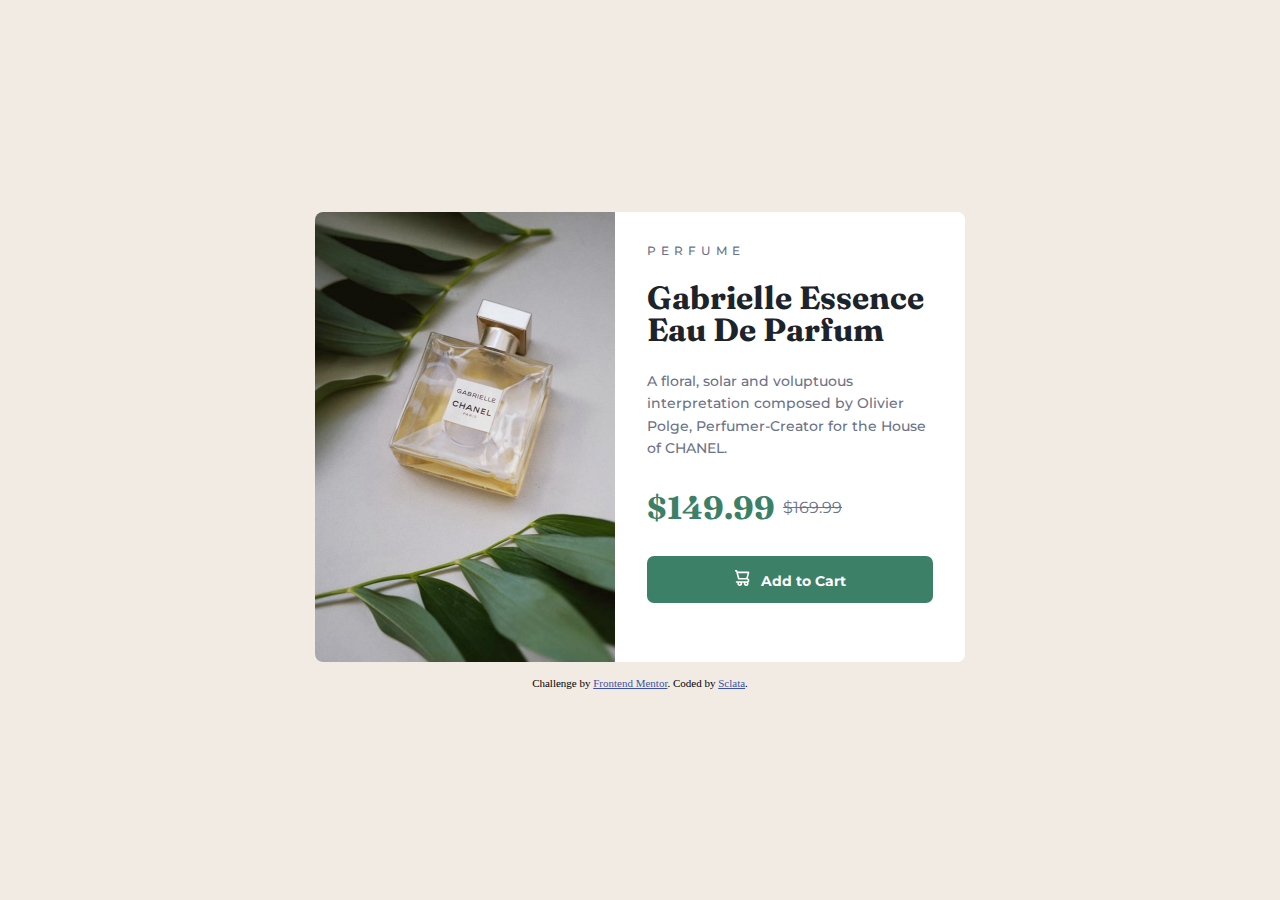
<file: index.html>
<!DOCTYPE html>
<html lang="en">
<head>
    <meta charset="UTF-8">
    <meta name="viewport" content="width=device-width, initial-scale=1.0">
    <meta http-equiv="refresh" content="0; url='https://sclata.github.io/product-preview-card-component/src/index.html'">
    <title>Redirect</title>
</head>
<body>
</body>
</html>
</file>
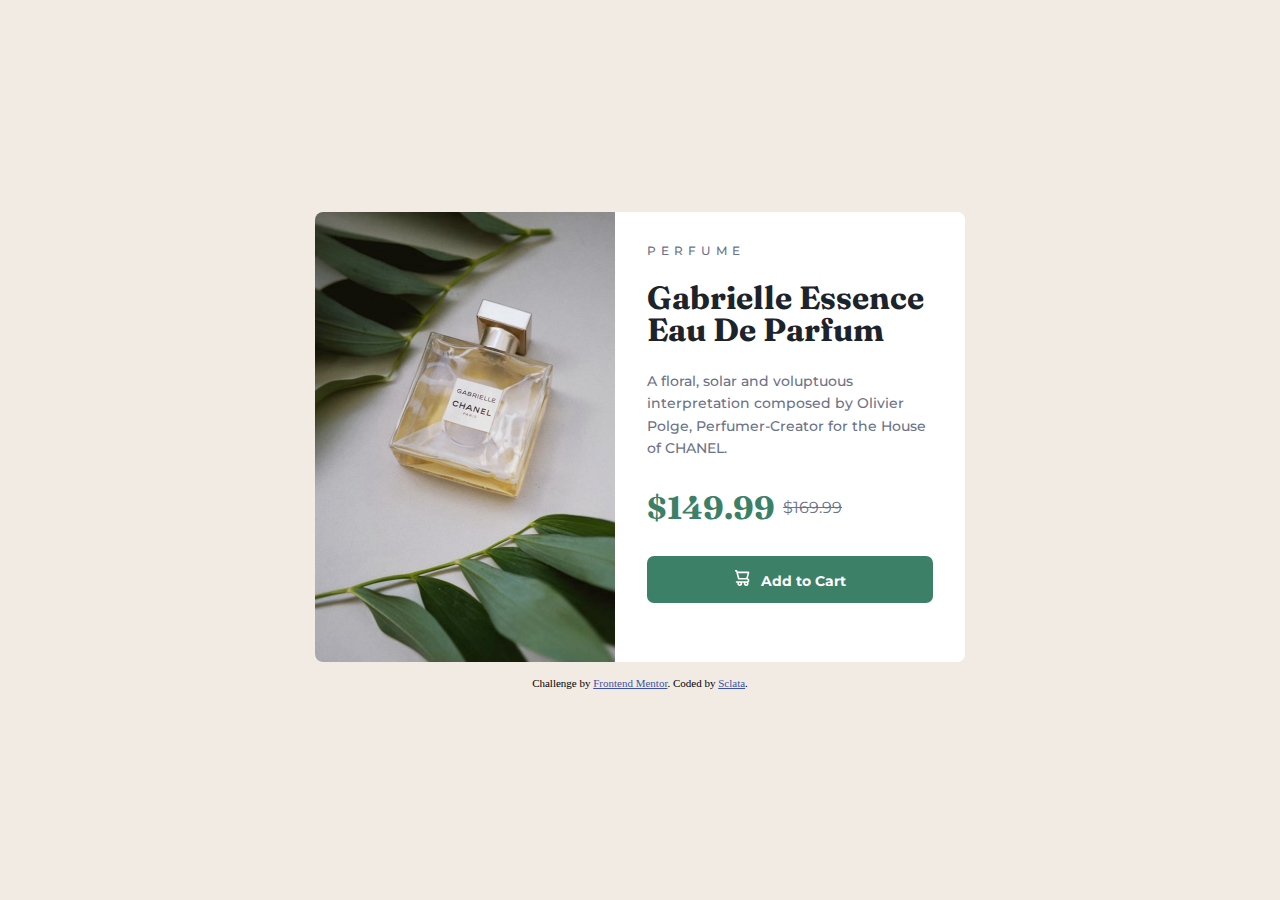
<file: src/index.html>
<!DOCTYPE html>
<html lang="en">
<head>
  <meta charset="UTF-8">
  <meta name="viewport" content="width=device-width, initial-scale=1.0"> <!-- displays site properly based on user's device -->

  <link rel="icon" type="image/png" sizes="32x32" href="../assets/images/favicon-32x32.png">
  <link rel="stylesheet" href="styles.css">
  
  <title>Frontend Mentor | Product preview card component</title>

  <!-- Feel free to remove these styles or customise in your own stylesheet 👍 -->
  <style>
    .attribution { font-size: 11px; text-align: center; }
    .attribution a { color: hsl(228, 45%, 44%); }
  </style>
</head>
<body>

  <div class="wrapper">
    <div class="prodcard">
      <img 
        srcset="../assets/images/image-product-mobile.jpg 700w, ../assets/images/image-product-desktop.jpg 600w"
        sizes="(width <= 650px) 350px, 300px"
        src="../assets/images/image-product-desktop.jpg"
        alt="" 
        class="prodcard__picture"
      />
      <div class="prodcard__details">
        <div class="prodcard__detwrapper">
          <p class="prodcard__class">PERFUME</p>
          <h1 class="prodcard__prodname">Gabrielle Essence Eau De Parfum</h1>
          <p class="prodcard__description">
            A floral, solar and voluptuous interpretation composed by Olivier Polge, 
            Perfumer-Creator for the House of CHANEL.
          </p>
        </div>
        <div class="prodcard__pricing">
          <span class="prodcard__saleprice">$149.99</span>
          <span class="prodcard__fullprice">$169.99</span>
        </div>
        <button class="prodcard__button">
          <img src="../assets/images/icon-cart.svg" alt="" class="prodcard__buttonicon">
          Add to Cart
        </button>
      </div>
    </div>
    
    <div class="attribution">
      Challenge by <a href="https://www.frontendmentor.io?ref=challenge" target="_blank">Frontend Mentor</a>. 
      Coded by <a href="#">Sclata</a>.
    </div>
  </div>
</body>
</html>
</file>
<file: src/styles.css>
*,
*:before,
*:after {
  box-sizing: border-box;
}

html,
body,
div,
span,
object,
iframe,
figure,
h1,
h2,
h3,
h4,
h5,
h6,
p,
blockquote,
pre,
a,
code,
em,
img,
small,
strike,
strong,
sub,
sup,
tt,
b,
u,
i,
ol,
ul,
li,
fieldset,
form,
label,
table,
caption,
tbody,
tfoot,
thead,
tr,
th,
td,
main,
canvas,
embed,
footer,
header,
nav,
section,
video {
  margin: 0;
  padding: 0;
  border: 0;
  font-size: 100%;
  font: inherit;
  vertical-align: baseline;
  text-rendering: optimizeLegibility;
  -webkit-font-smoothing: antialiased;
  text-size-adjust: none;
}

footer,
header,
nav,
section,
main {
  display: block;
}

body {
  line-height: 1;
}

ol,
ul {
  list-style: none;
}

blockquote,
q {
  quotes: none;
}

blockquote:before,
blockquote:after,
q:before,
q:after {
  content: "";
  content: none;
}

table {
  border-collapse: collapse;
  border-spacing: 0;
}

input {
  border-radius: 0;
}

@font-face {
  font-family: "Montserrat";
  src: url("../assets/fonts/Montserrat/Montserrat-VariableFont_wght.ttf") format("truetype");
}
@font-face {
  font-family: "Fraunces";
  src: url("../assets/fonts/Fraunces/Fraunces-VariableFont_SOFT,WONK,opsz,wght.ttf") format("truetype");
}
@media screen and (width >= 650px) {
  .prodcard {
    display: flex;
    border-radius: 0.5em;
  }
  .prodcard__picture {
    border-end-start-radius: 0.5em;
  }
}
@media screen and (width < 650px) {
  .prodcard {
    max-width: 350px;
  }
  .prodcard__picture {
    border-start-end-radius: 0.5em;
  }
  .prodcard__details {
    border-radius: 0.5em;
  }
}
.prodcard {
  background-color: hsl(0, 0%, 100%);
  border-start-start-radius: 0.5em;
}
.prodcard__picture {
  border-start-start-radius: 0.5em;
  height: auto;
}
.prodcard__details {
  padding: 2em;
  display: flex;
  flex-direction: column;
  gap: 2em;
  border-radius: 0.5em;
}
.prodcard__detwrapper {
  display: flex;
  flex-direction: column;
  gap: 1.5em;
}

.wrapper {
  display: flex;
  flex-direction: column;
  justify-content: center;
  align-items: center;
  gap: 1em;
  max-width: 650px;
}

body {
  height: 100vh;
  background-color: hsl(30, 38%, 92%);
  display: flex;
  flex-direction: column;
  justify-content: center;
  align-items: center;
}

.prodcard__button {
  background-color: hsl(158, 36%, 37%);
  color: hsl(0, 0%, 100%);
  font-weight: 700;
  font-size: 0.875em;
  letter-spacing: 0;
  line-height: 110%;
  width: 17.875em;
  border-radius: 0.5em;
  padding: 1em 2em;
  border: none;
  font-family: "Montserrat";
  width: 100%;
}

.prodcard__buttonicon {
  padding-inline-end: 0.5em;
}

.prodcard__button:hover {
  background-color: hsl(158, 42%, 18%);
  cursor: pointer;
}

.prodcard__details {
  background-color: hsl(0, 0%, 100%);
}

.prodcard__class {
  color: hsl(228, 12%, 48%);
  font-family: "Montserrat";
  font-weight: 500;
  font-size: 0.75em;
  line-height: 120%;
  letter-spacing: 5px;
}

.prodcard__prodname {
  color: hsl(212, 21%, 14%);
  font-family: "Fraunces";
  font-weight: 700;
  font-size: 2em;
  line-height: 100%;
  letter-spacing: 0;
}

.prodcard__description {
  color: hsl(228, 12%, 48%);
  font-family: "Montserrat";
  font-weight: 500;
  font-size: 0.875em;
  line-height: 160%;
  letter-spacing: 0;
}

.prodcard__pricing {
  display: flex;
  align-items: center;
  justify-content: start;
  gap: 0.5em;
}

.prodcard__saleprice {
  color: hsl(158, 36%, 37%);
  font-family: "Fraunces";
  font-weight: 700;
  font-size: 2em;
  line-height: 100%;
  letter-spacing: 0;
}

.prodcard__fullprice {
  color: hsl(228, 12%, 48%);
  text-decoration: line-through;
  font-family: "Montserrat";
}
</file>
